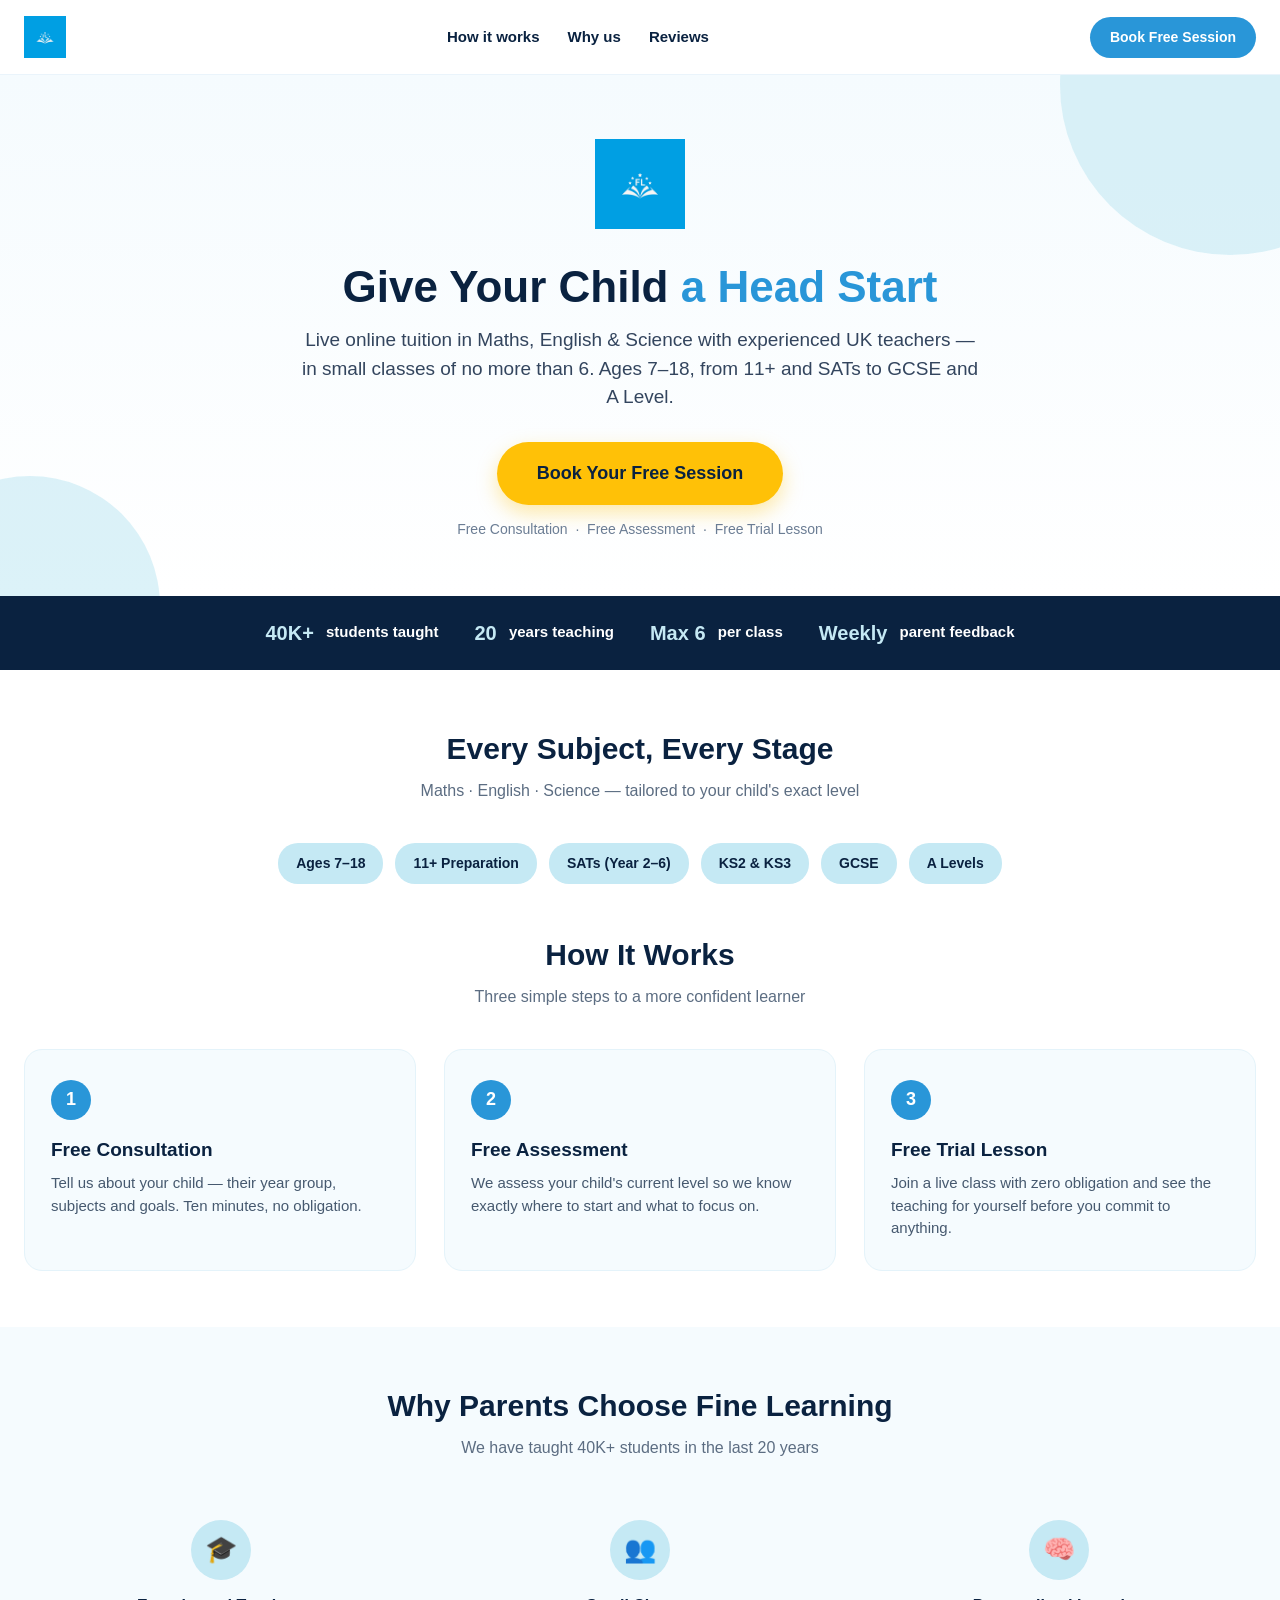
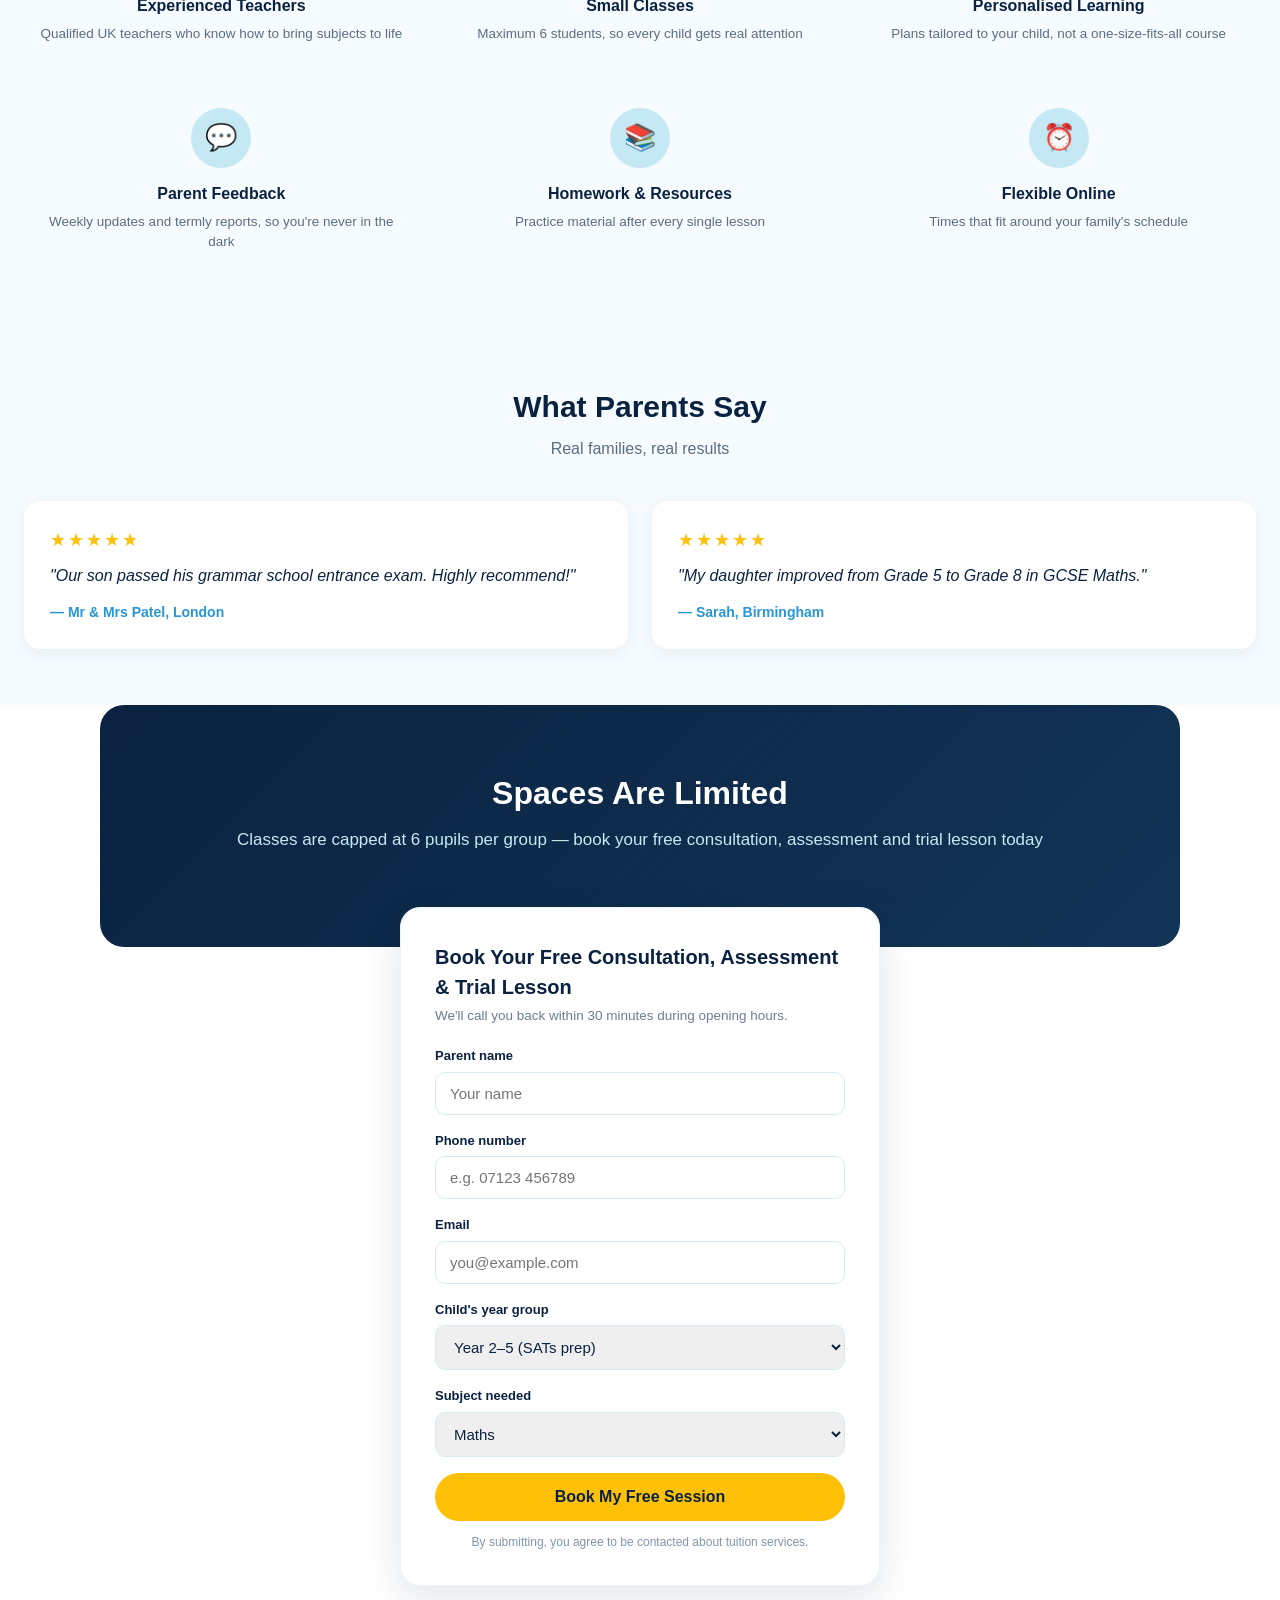
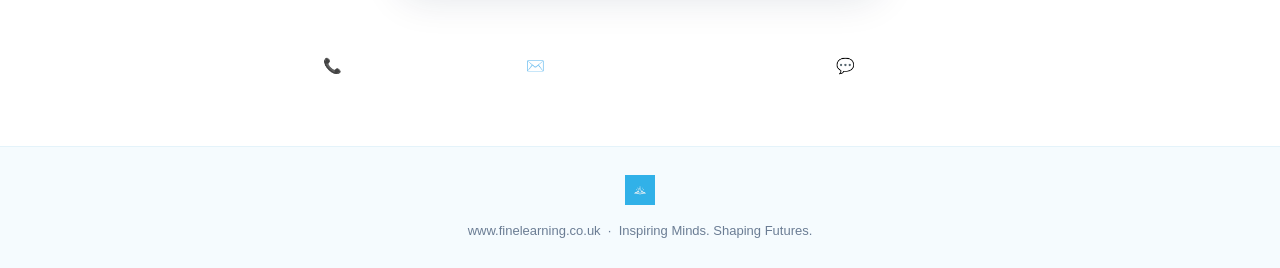
<file: landing-site/index.html>
<!doctype html>
<html lang="en"><head>
<meta charset="utf-8">
<meta name="viewport" content="width=device-width, initial-scale=1">
<title>Fine Learning — Give Your Child a Head Start</title>
<style>
  :root {
    color-scheme: light;
    --navy: #0A2240;
    --blue: #2996D8;
    --lblue: #C5E9F4;
    --pale: #F5FBFE;
    --yell: #FFC107;
    --white: #FFFFFF;
  }
  * { box-sizing: border-box; }
  body {
    margin: 0;
    font-family: -apple-system, BlinkMacSystemFont, 'Segoe UI', Arial, sans-serif;
    background: var(--white);
    color: var(--navy);
    line-height: 1.5;
  }
  a { color: inherit; }
  .wrap { max-width: 1080px; margin: 0 auto; padding: 0 24px; }

  /* NAV */
  .nav {
    display: flex; align-items: center; justify-content: space-between;
    padding: 16px 24px; border-bottom: 1px solid #EAF4FB;
  }
  .nav img { height: 42px; }
  .nav .navlinks { display: flex; gap: 28px; font-weight: 600; font-size: 15px; }
  .nav .navlinks a { text-decoration: none; color: var(--navy); }
  .nav .navcta {
    background: var(--blue); color: #fff; padding: 10px 20px; border-radius: 24px;
    font-weight: 700; font-size: 14px; text-decoration: none; white-space: nowrap;
  }
  @media (max-width: 700px) { .nav .navlinks { display: none; } }

  /* HERO */
  .hero {
    background: linear-gradient(180deg, var(--pale) 0%, #fff 100%);
    padding: 64px 24px 56px;
    text-align: center;
    position: relative;
    overflow: hidden;
  }
  .hero::before, .hero::after {
    content: ""; position: absolute; border-radius: 50%; background: var(--lblue);
    opacity: .6; z-index: 0;
  }
  .hero::before { width: 340px; height: 340px; top: -160px; right: -120px; }
  .hero::after { width: 260px; height: 260px; bottom: -140px; left: -100px; }
  .hero > * { position: relative; z-index: 1; }
  .hero .logo { height: 90px; margin-bottom: 18px; }
  .hero h1 { font-size: 44px; margin: 0 0 6px; color: var(--navy); font-weight: 800; }
  .hero h1 span { color: var(--blue); }
  .hero p.sub { font-size: 19px; max-width: 680px; margin: 0 auto 30px; color: #33455e; }
  .btn-primary {
    display: inline-block; background: var(--yell); color: var(--navy);
    font-weight: 800; font-size: 18px; padding: 18px 40px; border-radius: 40px;
    text-decoration: none; box-shadow: 0 8px 20px rgba(255,193,7,.35);
    border: none; cursor: pointer;
  }
  .hero .microcopy { margin-top: 14px; font-size: 14px; color: #6b7d94; }

  /* TRUST BAR */
  .trust {
    background: var(--navy); color: #fff; padding: 22px 24px;
  }
  .trust .wrap {
    display: flex; flex-wrap: wrap; justify-content: center; gap: 36px;
    text-align: center; font-weight: 700; font-size: 15px;
  }
  .trust .item { display: flex; align-items: center; gap: 8px; }
  .trust .item b { color: var(--lblue); font-size: 20px; }

  /* SECTION generic */
  section { padding: 56px 24px; }
  h2.sectitle {
    text-align: center; font-size: 30px; color: var(--navy); margin: 0 0 8px; font-weight: 800;
  }
  p.secsub { text-align: center; color: #5c6d82; margin: 0 0 40px; font-size: 16px; }

  /* SUBJECTS/LEVELS */
  .pillrow { display: flex; flex-wrap: wrap; justify-content: center; gap: 12px; margin-bottom: 48px; }
  .pillrow span {
    background: var(--lblue); color: var(--navy); font-weight: 700; font-size: 14px;
    padding: 10px 18px; border-radius: 20px;
  }

  /* HOW IT WORKS */
  .steps { display: grid; grid-template-columns: repeat(3, 1fr); gap: 28px; }
  @media (max-width: 800px) { .steps { grid-template-columns: 1fr; } }
  .step {
    background: var(--pale); border-radius: 18px; padding: 30px 26px; text-align: left;
    border: 1px solid #E4F3FA;
  }
  .step .num {
    width: 40px; height: 40px; border-radius: 50%; background: var(--blue); color: #fff;
    display: flex; align-items: center; justify-content: center; font-weight: 800; font-size: 18px;
    margin-bottom: 16px;
  }
  .step h3 { margin: 0 0 8px; font-size: 19px; color: var(--navy); }
  .step p { margin: 0; color: #46596f; font-size: 15px; }

  /* WHY CHOOSE */
  .grid2 { display: grid; grid-template-columns: repeat(3, 1fr); gap: 24px; }
  @media (max-width: 800px) { .grid2 { grid-template-columns: repeat(2,1fr); } }
  @media (max-width: 520px) { .grid2 { grid-template-columns: 1fr; } }
  .feat { text-align: center; padding: 20px 12px; }
  .feat .ic {
    width: 60px; height: 60px; border-radius: 50%; background: var(--lblue); margin: 0 auto 14px;
    display: flex; align-items: center; justify-content: center; font-size: 26px;
  }
  .feat h4 { margin: 0 0 6px; font-size: 16px; color: var(--navy); }
  .feat p { margin: 0; font-size: 13.5px; color: #5c6d82; }

  /* TESTIMONIALS */
  .testi-wrap { background: var(--pale); }
  .testis { display: grid; grid-template-columns: 1fr 1fr; gap: 24px; }
  @media (max-width: 700px) { .testis { grid-template-columns: 1fr; } }
  .testi {
    background: #fff; border-radius: 16px; padding: 26px; box-shadow: 0 4px 18px rgba(10,34,64,.06);
  }
  .stars { color: var(--yell); font-size: 18px; margin-bottom: 10px; letter-spacing: 2px; }
  .testi p.quote { font-size: 16px; color: var(--navy); margin: 0 0 14px; font-style: italic; }
  .testi .who { font-weight: 700; font-size: 14px; color: var(--blue); }

  /* FINAL CTA */
  .cta-final {
    background: linear-gradient(135deg, var(--navy) 0%, #123456 100%);
    color: #fff; text-align: center; padding: 64px 24px;
  }
  .cta-final h2 { font-size: 32px; margin: 0 0 10px; font-weight: 800; }
  .cta-final p { color: var(--lblue); margin: 0 0 30px; font-size: 17px; }
  .contact-row {
    display: flex; flex-wrap: wrap; justify-content: center; gap: 20px; margin-top: 30px;
    font-size: 15px;
  }
  .contact-row a {
    display: flex; align-items: center; gap: 8px; text-decoration: none; color: #fff;
    background: rgba(255,255,255,.08); padding: 12px 20px; border-radius: 30px; font-weight: 600;
    border: 1px solid rgba(255,255,255,.18);
  }
  .contact-row a:hover { background: rgba(255,255,255,.16); }

  /* FOOTER */
  footer {
    background: var(--pale); text-align: center; padding: 28px 24px; font-size: 13px; color: #6b7d94;
    border-top: 1px solid #E4F3FA;
  }
  footer .flogo { height: 30px; opacity: .8; margin-bottom: 10px; }

  /* FORM MODAL-ish inline form */
  .form-card {
    background: #fff; border-radius: 20px; box-shadow: 0 12px 40px rgba(10,34,64,.12);
    padding: 34px; max-width: 480px; margin: -40px auto 0; position: relative; z-index: 2;
    border: 1px solid #EAF4FB;
  }
  .form-card h3 { margin: 0 0 4px; font-size: 20px; color: var(--navy); }
  .form-card p.small { margin: 0 0 20px; font-size: 13.5px; color: #6b7d94; }
  .form-card label { display: block; font-size: 13px; font-weight: 700; color: var(--navy); margin-bottom: 6px; }
  .form-card input, .form-card select {
    width: 100%; padding: 12px 14px; border-radius: 10px; border: 1.5px solid #D8E9F3;
    font-size: 15px; margin-bottom: 16px; font-family: inherit; color: var(--navy);
  }
  .form-card input:focus, .form-card select:focus { outline: 2px solid var(--blue); border-color: var(--blue); }
  .form-card button {
    width: 100%; background: var(--yell); color: var(--navy); font-weight: 800; font-size: 16px;
    padding: 15px; border: none; border-radius: 30px; cursor: pointer;
  }
  .form-card .note { font-size: 12px; color: #8195aa; text-align: center; margin-top: 12px; }
  .thankyou { display:none; text-align:center; padding: 20px 0; }
  .thankyou h3 { color: var(--navy); }
</style>
</head>
<body>

  <div class="nav">
    <img src="[data-uri]" alt="Fine Learning logo">
    <div class="navlinks">
      <a href="#how">How it works</a>
      <a href="#why">Why us</a>
      <a href="#reviews">Reviews</a>
    </div>
    <a class="navcta" href="#book">Book Free Session</a>
  </div>

  <div class="hero">
    <img class="logo" src="[data-uri]" alt="Fine Learning">
    <h1>Give Your Child <span>a Head Start</span></h1>
    <p class="sub">Live online tuition in Maths, English &amp; Science with experienced UK teachers — in small classes of no more than 6. Ages 7–18, from 11+ and SATs to GCSE and A Level.</p>
    <a class="btn-primary" href="#book">Book Your Free Session</a>
    <div class="microcopy">Free Consultation &nbsp;·&nbsp; Free Assessment &nbsp;·&nbsp; Free Trial Lesson</div>
  </div>

  <div class="trust">
    <div class="wrap">
      <div class="item"><b>40K+</b>&nbsp;students taught</div>
      <div class="item"><b>20</b>&nbsp;years teaching</div>
      <div class="item"><b>Max 6</b>&nbsp;per class</div>
      <div class="item"><b>Weekly</b>&nbsp;parent feedback</div>
    </div>
  </div>

  <section id="subjects">
    <h2 class="sectitle">Every Subject, Every Stage</h2>
    <p class="secsub">Maths · English · Science — tailored to your child's exact level</p>
    <div class="pillrow">
      <span>Ages 7–18</span>
      <span>11+ Preparation</span>
      <span>SATs (Year 2–6)</span>
      <span>KS2 &amp; KS3</span>
      <span>GCSE</span>
      <span>A Levels</span>
    </div>

    <div id="how"></div>
    <h2 class="sectitle">How It Works</h2>
    <p class="secsub">Three simple steps to a more confident learner</p>
    <div class="steps">
      <div class="step">
        <div class="num">1</div>
        <h3>Free Consultation</h3>
        <p>Tell us about your child — their year group, subjects and goals. Ten minutes, no obligation.</p>
      </div>
      <div class="step">
        <div class="num">2</div>
        <h3>Free Assessment</h3>
        <p>We assess your child's current level so we know exactly where to start and what to focus on.</p>
      </div>
      <div class="step">
        <div class="num">3</div>
        <h3>Free Trial Lesson</h3>
        <p>Join a live class with zero obligation and see the teaching for yourself before you commit to anything.</p>
      </div>
    </div>
  </section>

  <section id="why" style="background:var(--pale)">
    <h2 class="sectitle">Why Parents Choose Fine Learning</h2>
    <p class="secsub">We have taught 40K+ students in the last 20 years</p>
    <div class="grid2">
      <div class="feat"><div class="ic">🎓</div><h4>Experienced Teachers</h4><p>Qualified UK teachers who know how to bring subjects to life</p></div>
      <div class="feat"><div class="ic">👥</div><h4>Small Classes</h4><p>Maximum 6 students, so every child gets real attention</p></div>
      <div class="feat"><div class="ic">🧠</div><h4>Personalised Learning</h4><p>Plans tailored to your child, not a one-size-fits-all course</p></div>
      <div class="feat"><div class="ic">💬</div><h4>Parent Feedback</h4><p>Weekly updates and termly reports, so you're never in the dark</p></div>
      <div class="feat"><div class="ic">📚</div><h4>Homework &amp; Resources</h4><p>Practice material after every single lesson</p></div>
      <div class="feat"><div class="ic">⏰</div><h4>Flexible Online</h4><p>Times that fit around your family's schedule</p></div>
    </div>
  </section>

  <section id="reviews" class="testi-wrap">
    <h2 class="sectitle">What Parents Say</h2>
    <p class="secsub">Real families, real results</p>
    <div class="testis">
      <div class="testi">
        <div class="stars">★★★★★</div>
        <p class="quote">"Our son passed his grammar school entrance exam. Highly recommend!"</p>
        <div class="who">— Mr &amp; Mrs Patel, London</div>
      </div>
      <div class="testi">
        <div class="stars">★★★★★</div>
        <p class="quote">"My daughter improved from Grade 5 to Grade 8 in GCSE Maths."</p>
        <div class="who">— Sarah, Birmingham</div>
      </div>
    </div>
  </section>

  <section id="book" style="padding-top:0;">
    <div class="cta-final" style="border-radius:24px; max-width:1080px; margin:0 auto;">
      <h2>Spaces Are Limited</h2>
      <p>Classes are capped at 6 pupils per group — book your free consultation, assessment and trial lesson today</p>
    </div>

    <div class="form-card">
      <div id="formview">
        <h3>Book Your Free Consultation, Assessment &amp; Trial Lesson</h3>
        <p class="small">We'll call you back within 30 minutes during opening hours.</p>
        <form id="leadform">
          <label for="pname">Parent name</label>
          <input id="pname" required="" placeholder="Your name">
          <label for="phone">Phone number</label>
          <input id="phone" required="" placeholder="e.g. 07123 456789" type="tel">
          <label for="email">Email</label>
          <input id="email" required="" placeholder="you@example.com" type="email">
          <label for="year">Child's year group</label>
          <select id="year">
            <option>Year 2–5 (SATs prep)</option>
            <option>Year 6 (SATs / 11+)</option>
            <option>Year 7–9 (KS3)</option>
            <option>Year 10–11 (GCSE)</option>
            <option>Year 12–13 (A Level)</option>
          </select>
          <label for="subject">Subject needed</label>
          <select id="subject">
            <option>Maths</option>
            <option>English</option>
            <option>Science</option>
            <option>More than one subject</option>
            <option>Not sure yet</option>
          </select>
          <button type="submit">Book My Free Session</button>
        </form>
        <div class="note">By submitting, you agree to be contacted about tuition services.</div>
      </div>
      <div class="thankyou" id="thankyou">
        <h3>Thank you! 🎉</h3>
        <p style="color:#46596f;">We've got your details and will call you within 30 minutes during opening hours.</p>
        <p style="color:#46596f; font-size:14px;">In a hurry? WhatsApp us now:</p>
        <a class="btn-primary" style="display:inline-block; font-size:15px; padding:12px 26px;" href="https://wa.me/447984084470" target="_blank" rel="noopener">Message on WhatsApp</a>
      </div>
    </div>

    <div class="contact-row" style="margin-top:56px;">
      <a href="tel:+447984084470">📞 +44 7984 084470</a>
      <a href="mailto:admissions@finelearning.co.uk">✉️ admissions@finelearning.co.uk</a>
      <a href="https://wa.me/447984084470" target="_blank" rel="noopener">💬 WhatsApp Us</a>
    </div>
  </section>

  <footer>
    <img class="flogo" src="[data-uri]" alt="Fine Learning">
    <div>www.finelearning.co.uk &nbsp;·&nbsp; Inspiring Minds. Shaping Futures.</div>
  </footer>

<script>
  document.getElementById('leadform').addEventListener('submit', function(e){
    e.preventDefault();
    var pname = document.getElementById('pname').value;
    var phone = document.getElementById('phone').value;
    var email = document.getElementById('email').value;
    var year = document.getElementById('year').value;
    var subject = document.getElementById('subject').value;

    var payload = {
      name: pname,
      phone: phone,
      email: email,
      year: year,
      subject: subject,
      _subject: 'New Fine Learning enquiry',
      _template: 'table'
    };
    try {
      var leads = JSON.parse(localStorage.getItem('fl_leads') || '[]');
      leads.push(Object.assign({}, payload, { ts: new Date().toISOString() }));
      localStorage.setItem('fl_leads', JSON.stringify(leads));
    } catch(err) { console.warn('local save failed', err); }

    fetch('https://formsubmit.co/ajax/admissions@finelearning.co.uk', {
      method: 'POST',
      headers: { 'Content-Type': 'application/json', 'Accept': 'application/json' },
      body: JSON.stringify(payload)
    }).catch(function(err){ console.warn('notify failed', err); });

    // Create a lead in the Fine Learning CRM so the office can track this
    // booking through the pipeline (consultation -> assessment -> trial -> enrolment).
    fetch('https://crm.finelearning.co.uk/api/leads', {
      method: 'POST',
      headers: {
        'Content-Type': 'application/json',
        'X-Api-Key': 'M-e8UVNUBKwAQK7-LAqCd0D1tIxSBjEx'
      },
      body: JSON.stringify({
        parent_name: pname,
        phone: phone,
        email: email,
        year_group: year,
        subject_needed: subject
      })
    }).catch(function(err){ console.warn('CRM notify failed', err); });

    document.getElementById('formview').style.display = 'none';
    document.getElementById('thankyou').style.display = 'block';
  });
</script>

</body></html>
</file>
